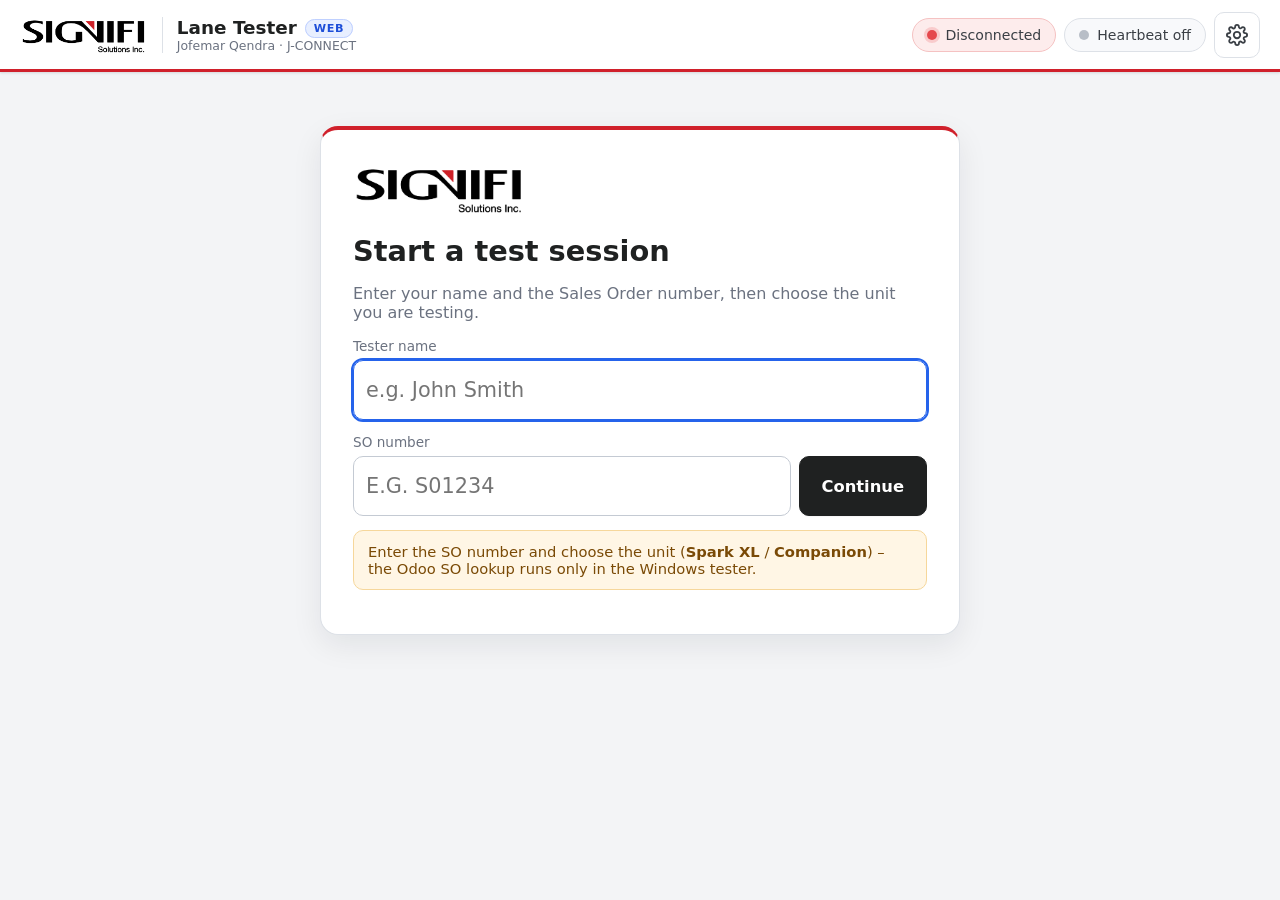
<file: app/index.html>
<!doctype html>
<html lang="en">
<head>
  <meta charset="utf-8">
  <meta name="viewport" content="width=device-width, initial-scale=1, user-scalable=no">
  <title>Signifi Lane Tester</title>
  <link rel="icon" href="../icons/icon-192.png">
  <link rel="manifest" href="../manifest.webmanifest">
  <meta name="theme-color" content="#1f2121">
  <link rel="stylesheet" href="css/app.css?v=202611232116">
</head>
<body>
  <!-- ============================================================ HEADER -->
  <header class="topbar">
    <div class="brand">
      <img src="img/signifi-logo.png" alt="Signifi Solutions Inc." class="brand-logo">
      <div class="brand-text">
        <div class="brand-title">Lane Tester</div>
        <div class="brand-sub">Jofemar Qendra · J-CONNECT</div>
      </div>
    </div>

    <div class="session-chips" id="sessionChips" hidden>
      <div class="chip"><span>SO</span><b id="chipSO">-</b></div>
      <div class="chip chip-unit"><span>Unit</span><b id="chipUnit">-</b></div>
      <div class="chip"><span>Tester</span><b id="chipTester">-</b></div>
      <button class="btn btn-ghost btn-sm" id="btnChangeSession">Change</button>
    </div>

    <div class="status-area">
      <div class="pill" id="pillSim" hidden>SIMULATOR</div>
      <div class="pill" id="pillConn"><i class="dot"></i><span>Disconnected</span></div>
      <div class="pill" id="pillHb" title="JSD heartbeat"><i class="dot"></i><span>Heartbeat off</span></div>
      <button class="icon-btn" id="btnAdmin" title="Admin">
        <svg viewBox="0 0 24 24"><path d="M12 15.5a3.5 3.5 0 1 0 0-7 3.5 3.5 0 0 0 0 7Z" fill="none" stroke="currentColor" stroke-width="2"/><path d="M19.4 15a1.7 1.7 0 0 0 .3 1.8l.1.1a2 2 0 1 1-2.8 2.8l-.1-.1a1.7 1.7 0 0 0-1.8-.3 1.7 1.7 0 0 0-1 1.5V21a2 2 0 1 1-4 0v-.1a1.7 1.7 0 0 0-1.1-1.5 1.7 1.7 0 0 0-1.8.3l-.1.1a2 2 0 1 1-2.8-2.8l.1-.1a1.7 1.7 0 0 0 .3-1.8 1.7 1.7 0 0 0-1.5-1H3a2 2 0 1 1 0-4h.1a1.7 1.7 0 0 0 1.5-1.1 1.7 1.7 0 0 0-.3-1.8l-.1-.1a2 2 0 1 1 2.8-2.8l.1.1a1.7 1.7 0 0 0 1.8.3H9a1.7 1.7 0 0 0 1-1.5V3a2 2 0 1 1 4 0v.1a1.7 1.7 0 0 0 1 1.5 1.7 1.7 0 0 0 1.8-.3l.1-.1a2 2 0 1 1 2.8 2.8l-.1.1a1.7 1.7 0 0 0-.3 1.8V9a1.7 1.7 0 0 0 1.5 1H21a2 2 0 1 1 0 4h-.1a1.7 1.7 0 0 0-1.5 1Z" fill="none" stroke="currentColor" stroke-width="2"/></svg>
      </button>
    </div>
  </header>

  <!-- ============================================================ START SCREEN -->
  <main id="screenStart" class="screen">
    <section class="start-card">
      <img src="img/signifi-logo.png" alt="Signifi Solutions Inc." class="start-logo">
      <h1>Start a test session</h1>
      <p class="muted">Enter your name and the Sales Order number. The unit to test is pulled from Odoo.</p>

      <label class="field">
        <span>Tester name</span>
        <input id="inTester" type="text" autocomplete="off" placeholder="e.g. John Smith">
      </label>
      <label class="field">
        <span>SO number</span>
        <div class="row-input">
          <input id="inSO" type="text" autocomplete="off" placeholder="e.g. S01234" style="text-transform:uppercase">
          <button class="btn btn-primary btn-lg" id="btnLookup">Look up</button>
        </div>
      </label>

      <div id="soResult" class="so-result" hidden></div>

      <div id="odooWarn" class="notice" hidden>
        Odoo is not configured yet — ask an admin to set it up (gear icon), or pick the unit manually below.
      </div>
    </section>
  </main>

  <!-- ============================================================ DASHBOARD -->
  <main id="screenTest" class="screen dash" hidden>
    <!-- left column -->
    <aside class="side">
      <section class="card">
        <h3>Serial connection</h3>
        <div id="serialUnsupported" class="notice notice-err" hidden>
          This window can't access COM ports. Open the tester in Google Chrome or Microsoft Edge (<code>start-kiosk.bat</code> or <code>http://localhost:8080</code>).
        </div>
        <label class="field sm">
          <span>COM port</span>
          <div class="row-input">
            <select id="selPort"><option value="">— none granted —</option></select>
            <button class="btn btn-sm" id="btnRefreshPorts" title="Refresh the COM port list">↻</button>
            <button class="btn btn-sm" id="btnAddPort" title="Pick a port with the browser's Web Serial picker (fallback)">+ Port</button>
          </div>
        </label>
        <a href="#" class="help-link" id="lnkPortHelp">COM port not in the list?</a>
        <div class="grid2">
          <label class="field sm"><span>Baud rate</span>
            <select id="selBaud"></select>
          </label>
          <label class="field sm"><span>Line ending</span>
            <select id="selEol">
              <option value="none">None</option>
              <option value="cr">CR (\r)</option>
              <option value="lf">LF (\n)</option>
              <option value="crlf">CR+LF (\r\n)</option>
            </select>
          </label>
        </div>
        <details class="adv">
          <summary>Advanced (data / parity / stop)</summary>
          <div class="grid3">
            <label class="field sm"><span>Data bits</span><select id="selData"><option>8</option><option>7</option></select></label>
            <label class="field sm"><span>Parity</span><select id="selParity"><option value="none">None</option><option value="even">Even</option><option value="odd">Odd</option></select></label>
            <label class="field sm"><span>Stop bits</span><select id="selStop"><option>1</option><option>2</option></select></label>
          </div>
        </details>
        <button class="btn btn-primary btn-block" id="btnConnect">Connect</button>
        <label class="toggle"><input type="checkbox" id="chkHb" checked><span>Send heartbeat to JSD (Op 100)</span></label>
        <p class="hint">J-CONNECT: 9600 baud, 8N1, line ending None.</p>
      </section>

      <section class="card">
        <h3>Machine</h3>
        <dl class="kv" id="machineInfo">
          <dt>Model</dt><dd id="miModel">–</dd>
          <dt>JSD</dt><dd id="miJsd">–</dd>
          <dt>Door</dt><dd id="miDoor">–</dd>
          <dt>Status</dt><dd id="miAvail">–</dd>
          <dt>Elevator</dt><dd id="miQ">–</dd>
          <dt>Temp.</dt><dd id="miTemp">–</dd>
          <dt>Faults</dt><dd id="miFaults">–</dd>
        </dl>
      </section>

      <section class="card">
        <div class="card-head"><h3>Sensors</h3><button class="btn btn-sm" id="btnSensors" title="Read status, faults and tray sensors (Op 100 / 115 / 117)">&#8635; Read</button></div>
        <div id="sensorPanel" class="sensors"></div>
        <p class="hint leds-legend"><span><i class="led on"></i>OK / active</span><span><i class="led warn"></i>Attention</span><span><i class="led bad"></i>Fault</span><span><i class="led off"></i>Off</span><span><i class="led unk"></i>Unknown</span></p>
      </section>

      <section class="card">
        <h3>Manual control</h3>
        <div class="grid2">
          <button class="btn" data-act="status">Machine status</button>
          <button class="btn" data-act="toHatch">Elevator → hatch</button>
          <button class="btn" data-act="closeHatch">Close hatch</button>
          <button class="btn" data-act="light">Light on/off</button>
          <button class="btn" data-act="soldout">Reset sold-out</button>
          <button class="btn" data-act="faults">Reset faults</button>
        </div>
        <details class="adv">
          <summary>Send J-CONNECT command</summary>
          <div class="row-input">
            <input id="inOp" type="number" class="w-op" placeholder="Op" value="100">
            <input id="inOpData" type="text" placeholder="data e.g. 0">
            <button class="btn btn-sm" id="btnRaw">Send</button>
          </div>
        </details>
      </section>
    </aside>

    <!-- main column -->
    <section class="main">
      <div class="toolbar">
        <button class="btn btn-lg" id="btnScan">
          <svg viewBox="0 0 24 24"><path d="M3 7V4h3M21 7V4h-3M3 17v3h3M21 17v3h-3M7 12h10" fill="none" stroke="currentColor" stroke-width="2"/></svg>
          Scan lanes</button>
        <button class="btn btn-lg btn-primary" id="btnTestAll">
          <svg viewBox="0 0 24 24"><path d="M7 4l12 8-12 8z" fill="currentColor"/></svg>
          Test all lanes</button>
        <button class="btn btn-lg" id="btnRetest" disabled>Retest failed</button>
        <div class="seg" id="segMode" role="radiogroup" title="Full cycle waits for the machine sensors (product drop, hatch, home). Basic passes the lane once its motor runs.">
          <button type="button" data-mode="full" class="on">Full cycle</button>
          <button type="button" data-mode="basic">Basic</button>
        </div>
        <label class="cycles" title="Run the test this many times in a row">Cycles <input type="number" id="inCycles" min="1" max="999" value="1"></label>
        <button class="btn btn-lg btn-danger" id="btnStop" hidden>
          <svg viewBox="0 0 24 24"><rect x="6" y="6" width="12" height="12" fill="currentColor"/></svg>
          Stop</button>
        <div class="spacer"></div>
        <button class="btn btn-lg" id="btnReset">Reset</button>
        <button class="btn btn-lg btn-success" id="btnFinish">Finish &amp; save</button>
      </div>

      <div class="stats">
        <div class="stat"><span>Lanes</span><b id="stTotal">0</b></div>
        <div class="stat pass"><span>Pass</span><b id="stPass">0</b></div>
        <div class="stat fail"><span>Fail</span><b id="stFail">0</b></div>
        <div class="stat"><span>Untested</span><b id="stLeft">0</b></div>
        <div class="progress"><div id="progBar"></div><span id="progTxt">Ready</span></div>
      </div>

      <ol class="stepper" id="stepper">
        <li data-step="move">Elevator → lane</li>
        <li data-step="motor">Run lane</li>
        <li data-step="hatchPos">Elevator → hatch</li>
        <li data-step="hatch">Hatch open / close</li>
        <li data-step="home">Home</li>
      </ol>
      <div class="step-detail" id="stepDetail"></div>

      <div class="prompt-bar" id="promptBar" hidden>
        <svg viewBox="0 0 24 24"><path d="M12 2 1 21h22L12 2Zm0 6v6m0 3v.5" fill="none" stroke="currentColor" stroke-width="2"/></svg>
        <span id="promptText"></span>
      </div>

      <div class="grid-wrap">
        <div class="grid-head">
          <h3>Lane layout <small class="muted" id="layoutInfo"></small></h3>
          <div class="legend">
            <span><i class="lg untested"></i>Untested</span>
            <span><i class="lg testing"></i>Testing</span>
            <span><i class="lg pass"></i>Pass</span>
            <span><i class="lg fail"></i>Fail</span>
          </div>
        </div>
        <div id="laneGrid" class="lane-grid"></div>
        <p class="hint">Tap a lane to test it on its own. Lanes come from the machine (Scan lanes, Op 101). ● = product loaded.</p>
      </div>

      <div class="periph-wrap">
        <div class="grid-head">
          <h3>Peripherals <small class="muted" id="periphInfo"></small></h3>
          <button class="btn btn-sm" id="btnPeriph">&#8635; Check devices</button>
        </div>
        <div id="periphNote"></div>
        <table class="periph" id="periphTable"><tbody><tr><td class="muted">Press <b>Check devices</b> to compare the SO options with the devices connected to this PC.</td></tr></tbody></table>
      </div>

      <details class="log-wrap" id="logWrap">
        <summary>Communication log <span class="muted" id="logCount"></span></summary>
        <div class="log-tools">
          <label class="toggle sm"><input type="checkbox" id="chkLogHb"><span>Show heartbeat</span></label>
          <label class="toggle sm"><input type="checkbox" id="chkLogRaw"><span>Raw bytes</span></label>
          <button class="btn btn-sm" id="btnLogClear">Clear</button>
        </div>
        <pre id="log" class="log"></pre>
      </details>
    </section>
  </main>

  <!-- ============================================================ MODALS -->
  <div class="modal" id="modalAdmin" hidden>
    <div class="modal-box wide">
      <div class="modal-head">
        <h2>Admin</h2>
        <button class="icon-btn" data-close>✕</button>
      </div>
      <div id="adminLogin" class="admin-login">
        <p>Enter admin PIN</p>
        <input id="inPin" type="password" inputmode="numeric" autocomplete="off" class="pin">
        <div class="keypad" id="keypad"></div>
        <button class="btn btn-primary btn-lg" id="btnPin">Unlock</button>
      </div>
      <div id="adminBody" hidden>
        <nav class="tabs" id="adminTabs">
          <button data-tab="odoo" class="active">Odoo</button>
          <button data-tab="products">Products &amp; layout</button>
          <button data-tab="machine">Machine &amp; J-CONNECT</button>
          <button data-tab="timing">Timing</button>
          <button data-tab="security">Security</button>
          <button data-tab="history">History</button>
        </nav>
        <div class="tab-body" id="adminTabBody"></div>
        <div class="modal-foot">
          <span class="muted" id="adminMsg"></span>
          <button class="btn" data-close>Close</button>
          <button class="btn btn-primary" id="btnAdminSave">Save settings</button>
        </div>
      </div>
    </div>
  </div>

  <div class="modal" id="modalSummary" hidden>
    <div class="modal-box">
      <div class="modal-head"><h2 id="sumTitle">Test summary</h2><button class="icon-btn" data-close>✕</button></div>
      <div id="sumBody"></div>
      <div class="modal-foot">
        <label class="toggle"><input type="checkbox" id="chkPostOdoo" checked><span>Post result to SO in Odoo</span></label>
        <div class="spacer"></div>
        <button class="btn" id="btnCsv">Download CSV</button>
        <button class="btn" id="btnPrint">Print</button>
        <button class="btn btn-success" id="btnSave">Save &amp; new session</button>
      </div>
    </div>
  </div>

  <div class="modal" id="modalCam" hidden>
    <div class="modal-box">
      <div class="modal-head"><h2 id="camTitle">Camera</h2><button class="icon-btn" id="btnCamClose">✕</button></div>
      <div class="cam-bar"><select id="selCam"></select><span class="muted" id="camInfo"></span></div>
      <div class="cam-view"><video id="camVideo" autoplay playsinline muted></video><div class="cam-msg" id="camMsg"></div></div>
    </div>
  </div>

  <div class="modal" id="modalFaults" hidden>
    <div class="modal-box">
      <div class="modal-head"><h2>Machine status &amp; faults</h2><button class="icon-btn" data-close>✕</button></div>
      <div id="faultBody" class="fault-body"></div>
      <div class="modal-foot">
        <span class="muted" id="faultAt"></span>
        <div class="spacer"></div>
        <button class="btn" id="btnFaultRefresh">&#8635; Refresh</button>
        <button class="btn btn-danger" id="btnFaultReset">Reset faults (active + inactive)</button>
        <button class="btn btn-primary" data-close>Close</button>
      </div>
    </div>
  </div>

  <div class="modal" id="modalPortHelp" hidden>
    <div class="modal-box">
      <div class="modal-head"><h2>COM port not showing?</h2><button class="icon-btn" data-close>✕</button></div>
      <div class="help-body">
        <div id="phBrowser" class="notice" hidden>
          This browser can't show its own port picker – that's fine: use the COM ports in the dropdown, which come straight from Windows through the tester server.
        </div>
        <ol class="help-steps">
          <li><b>The dropdown lists the COM ports Windows sees</b> (e.g. <i>COM49 – USB Serial Port (FTDI)</i>). Press <b>↻</b> after plugging in the adapter, pick the port and press <b>Connect</b>.</li>
          <li><b>Plug in the FTDI adapter</b> and check Device Manager → <b>Ports (COM &amp; LPT)</b> shows <i>USB Serial Port (COMx)</i>. Greyed-out entries (View → Show hidden devices) are adapters that are <u>not connected</u>.</li>
          <li><b>Only "USB Serial Converter" under Universal Serial Bus controllers, no COM port?</b> Right-click it → Properties → Advanced → tick <b>Load VCP</b> → OK, then unplug and replug the adapter.</li>
          <li><b>Close other programs</b> that use the port: Jofemar <i>Formulario JConnect</i>, <i>DistribuidorRS232</i>, PuTTY, Arduino IDE, the Signifi kiosk app. The port can be open in only one program at a time.</li>
          <li>Still empty? Unplug the adapter, wait 5 s, plug it into a different USB port, then press <b>↻</b> again.</li>
          <li>Port opens but "JSD not responding"? Check the JSD is powered, the RS232 cable goes to the JSD's <b>CON3 (RS232)</b> connector (Jofemar harness 88003118), and the baud rate is <b>9600</b>.</li>
        </ol>
      </div>
      <div class="modal-foot"><div class="spacer"></div><button class="btn btn-primary" data-close>OK</button></div>
    </div>
  </div>

  <div class="modal" id="modalConfirm" hidden>
    <div class="modal-box narrow">
      <div class="modal-head"><h2 id="cfTitle">Confirm</h2></div>
      <p id="cfText"></p>
      <div class="modal-foot">
        <div class="spacer"></div>
        <button class="btn" id="cfNo">Cancel</button>
        <button class="btn btn-primary" id="cfYes">OK</button>
      </div>
    </div>
  </div>

  <div id="toasts" class="toasts"></div>
  <div id="printArea" class="print-area"></div>

  <script src="js/defaults.js?v=202611232116"></script>
  <script src="js/webshim.js?v=202611232116"></script>
  <script src="js/jconnect.js?v=202611232116"></script>
  <script src="js/machine.js?v=202611232116"></script>
  <script src="js/app.js?v=202611232116"></script>
</body>
</html>
</file>
<file: app/css/app.css>
/* Signifi Lane Tester – light theme */
:root {
  --bg: #f3f4f6;
  --panel: #ffffff;
  --panel2: #f8f9fb;
  --line: #dde1e7;
  --line-strong: #c4cad3;
  --text: #1f2328;
  --muted: #6b7280;
  --brand: #d0202b;          /* Signifi red (logo) */
  --brand-dark: #a8161f;
  --ink: #1f2121;            /* Signifi charcoal (logo) */
  --ink-2: #3a3f45;
  --focus: #2563eb;
  --pass: #15803d;
  --pass-bg: #e8f7ee;
  --pass-line: #34a853;
  --fail: #c81e1e;
  --fail-bg: #fdecec;
  --fail-line: #e5484d;
  --warn: #b45309;
  --warn-bg: #fff6e5;
  --warn-line: #f59e0b;
  --radius: 12px;
  --tap: 52px;
  --shadow: 0 1px 2px rgba(16, 24, 40, .06), 0 1px 3px rgba(16, 24, 40, .08);
  font-family: "Segoe UI", system-ui, -apple-system, Roboto, sans-serif;
  color-scheme: light;
}
* { box-sizing: border-box; }
html, body { margin: 0; height: 100%; background: var(--bg); color: var(--text); }
body { display: flex; flex-direction: column; overflow: hidden; -webkit-user-select: none; user-select: none; -webkit-tap-highlight-color: transparent; }
input, select, textarea { user-select: text; -webkit-user-select: text; }
[hidden] { display: none !important; }
h1, h2, h3 { margin: 0 0 .5rem; font-weight: 600; color: var(--ink); }
h3 { font-size: .85rem; color: var(--muted); text-transform: uppercase; letter-spacing: .08em; }
.muted { color: var(--muted); font-weight: 400; }
svg { width: 20px; height: 20px; flex: none; }
code { background: #eef0f3; padding: 1px 5px; border-radius: 4px; font-size: .9em; }
a { color: var(--focus); }

/* ------------------------------------------------ topbar */
.topbar { display: flex; align-items: center; gap: 16px; padding: 10px 20px; background: var(--panel); border-bottom: 3px solid var(--brand); min-height: 72px; flex-wrap: wrap; box-shadow: var(--shadow); position: relative; z-index: 2; }
.brand { display: flex; align-items: center; gap: 14px; }
.brand-logo { height: 40px; width: auto; display: block; }
.brand-text { border-left: 1px solid var(--line); padding-left: 14px; }
.brand-title { font-weight: 700; font-size: 1.15rem; color: var(--ink); }
.brand-sub { font-size: .78rem; color: var(--muted); }
.session-chips { display: flex; gap: 8px; align-items: center; margin-left: 12px; flex-wrap: wrap; }
.chip { display: flex; flex-direction: column; padding: 4px 12px; background: var(--panel2); border: 1px solid var(--line); border-radius: 8px; line-height: 1.15; }
.chip span { font-size: .68rem; color: var(--muted); text-transform: uppercase; letter-spacing: .04em; }
.chip b { font-size: .95rem; color: var(--ink); }
.chip-unit { border-color: var(--brand); background: #fff5f5; }
.status-area { margin-left: auto; display: flex; align-items: center; gap: 8px; }
.pill { display: flex; align-items: center; gap: 8px; padding: 8px 14px; border-radius: 999px; background: var(--panel2); border: 1px solid var(--line); font-size: .88rem; white-space: nowrap; color: var(--ink-2); }
.pill .dot { width: 10px; height: 10px; border-radius: 50%; background: #b8bec7; }
.pill.ok { background: var(--pass-bg); border-color: #b7e2c5; }
.pill.ok .dot { background: var(--pass-line); box-shadow: 0 0 0 3px rgba(52, 168, 83, .18); }
.pill.warn { background: var(--warn-bg); border-color: #f6d79b; }
.pill.warn .dot { background: var(--warn-line); box-shadow: 0 0 0 3px rgba(245, 158, 11, .2); }
.pill.bad { background: var(--fail-bg); border-color: #f5c2c2; }
.pill.bad .dot { background: var(--fail-line); box-shadow: 0 0 0 3px rgba(229, 72, 77, .2); }
.pill.beat .dot { animation: beat .35s ease-out; }
@keyframes beat { 0% { transform: scale(1.7); } 100% { transform: scale(1); } }
#pillSim { background: var(--warn-bg); border-color: var(--warn-line); color: var(--warn); font-weight: 700; letter-spacing: .05em; }
.icon-btn { width: 46px; height: 46px; border-radius: 10px; border: 1px solid var(--line); background: var(--panel); color: var(--ink-2); display: grid; place-items: center; cursor: pointer; font-size: 1.1rem; }
.icon-btn:hover { background: var(--panel2); }
.icon-btn svg { width: 22px; height: 22px; }

/* ------------------------------------------------ buttons & fields */
.btn { display: inline-flex; align-items: center; justify-content: center; gap: 8px; min-height: 44px; padding: 0 16px; border-radius: 10px; border: 1px solid var(--line-strong); background: var(--panel); color: var(--ink); font: inherit; font-weight: 600; cursor: pointer; transition: background .15s, transform .05s, box-shadow .15s; box-shadow: 0 1px 1px rgba(16, 24, 40, .04); }
.btn:hover:not(:disabled) { background: #f1f3f6; }
.btn:active:not(:disabled) { transform: scale(.97); }
.btn:disabled { opacity: .45; cursor: not-allowed; }
.btn-sm { min-height: 36px; padding: 0 12px; font-size: .85rem; }
.btn-lg { min-height: var(--tap); padding: 0 22px; font-size: 1.02rem; }
.btn-block { width: 100%; }
.btn-primary { background: var(--ink); border-color: var(--ink); color: #fff; }
.btn-primary:hover:not(:disabled) { background: var(--ink-2); }
.btn-success { background: var(--pass); border-color: var(--pass); color: #fff; }
.btn-success:hover:not(:disabled) { background: #116a33; }
.btn-danger { background: var(--brand); border-color: var(--brand); color: #fff; }
.btn-danger:hover:not(:disabled) { background: var(--brand-dark); }
.btn-ghost { background: transparent; box-shadow: none; }
.field { display: flex; flex-direction: column; gap: 6px; margin-bottom: 14px; }
.field > span { font-size: .85rem; color: var(--muted); font-weight: 500; }
.field.sm { margin-bottom: 10px; }
input, select, textarea { font: inherit; color: var(--text); background: #fff; border: 1px solid var(--line-strong); border-radius: 10px; padding: 0 12px; min-height: 44px; width: 100%; }
textarea { padding: 10px 12px; min-height: 90px; font-family: Consolas, monospace; font-size: .85rem; }
input:focus, select:focus, textarea:focus { outline: 2px solid var(--focus); outline-offset: 0; border-color: var(--focus); }
input:disabled, select:disabled { background: #f1f3f6; color: var(--muted); }
.start-card input { min-height: 60px; font-size: 1.3rem; }
.row-input { display: flex; gap: 8px; }
.row-input > input, .row-input > select { flex: 1; min-width: 0; }
.w-auto { width: auto !important; flex: none !important; }
.grid2 { display: grid; grid-template-columns: 1fr 1fr; gap: 8px; }
.grid3 { display: grid; grid-template-columns: 1fr 1fr 1fr; gap: 8px; }
.toggle { display: flex; align-items: center; gap: 10px; margin-top: 12px; cursor: pointer; }
.toggle input { width: 22px; height: 22px; min-height: 0; accent-color: var(--ink); }
.toggle.sm { margin-top: 0; font-size: .85rem; }
.toggle.sm input { width: 18px; height: 18px; }
.spacer { flex: 1; }
.notice { padding: 12px 14px; border-radius: 10px; background: var(--warn-bg); border: 1px solid #f6d79b; color: #7a4a06; margin: 12px 0; font-size: .92rem; }
.notice-err { background: var(--fail-bg); border-color: #f5c2c2; color: #8f1414; }
details.adv { margin: 4px 0 12px; }
details.adv summary { cursor: pointer; color: var(--muted); font-size: .85rem; padding: 6px 0; }

/* ------------------------------------------------ start screen */
.screen { flex: 1; overflow: auto; }
#screenStart { display: grid; place-items: start center; padding: 6vh 16px; }
.start-card { width: min(640px, 100%); background: var(--panel); border: 1px solid var(--line); border-top: 4px solid var(--brand); border-radius: 18px; padding: 32px; box-shadow: 0 10px 30px rgba(16, 24, 40, .08); }
.start-logo { height: 54px; display: block; margin-bottom: 18px; }
.start-card h1 { font-size: 1.8rem; }
.so-result { margin-top: 10px; }
.so-head { display: flex; justify-content: space-between; align-items: baseline; gap: 10px; padding: 12px 0; border-top: 1px solid var(--line); flex-wrap: wrap; }
.so-head b { font-size: 1.2rem; }
.units { display: grid; grid-template-columns: repeat(auto-fit, minmax(200px, 1fr)); gap: 12px; margin-top: 8px; }
.unit-card { text-align: left; padding: 20px; border-radius: 14px; border: 2px solid var(--line); background: var(--panel); color: var(--text); cursor: pointer; font: inherit; box-shadow: var(--shadow); }
.unit-card:hover { border-color: var(--ink-2); }
.unit-card.selected { border-color: var(--brand); background: #fff5f5; box-shadow: 0 0 0 3px rgba(208, 32, 43, .12); }
.unit-card .u-name { font-size: 1.3rem; font-weight: 700; color: var(--ink); }
.unit-card .u-code { color: var(--muted); font-family: Consolas, monospace; margin-top: 2px; font-size: .9rem; word-break: break-all; }
.unit-card .u-qty { margin-top: 8px; font-size: .85rem; color: var(--muted); }
.unit-card .u-desc { margin-top: 6px; font-size: .78rem; color: var(--muted); line-height: 1.35; max-height: 4.1em; overflow: hidden; }
.start-actions { display: flex; justify-content: flex-end; margin-top: 18px; }

/* ------------------------------------------------ dashboard */
.dash { display: grid; grid-template-columns: 330px 1fr; gap: 14px; padding: 14px; overflow: hidden; }
.side { display: flex; flex-direction: column; gap: 14px; overflow: auto; }
.card { background: var(--panel); border: 1px solid var(--line); border-radius: var(--radius); padding: 16px; box-shadow: var(--shadow); }
.main { display: flex; flex-direction: column; gap: 12px; min-width: 0; overflow: auto; }
.toolbar { display: flex; gap: 10px; flex-wrap: wrap; }
.stats { display: flex; gap: 10px; align-items: stretch; flex-wrap: wrap; }
.stat { background: var(--panel); border: 1px solid var(--line); border-radius: var(--radius); padding: 8px 18px; min-width: 100px; box-shadow: var(--shadow); }
.stat span { display: block; font-size: .72rem; color: var(--muted); text-transform: uppercase; letter-spacing: .05em; }
.stat b { font-size: 1.6rem; color: var(--ink); }
.stat.pass b { color: var(--pass); }
.stat.fail b { color: var(--fail); }
.progress { flex: 1; min-width: 220px; position: relative; background: var(--panel); border: 1px solid var(--line); border-radius: var(--radius); overflow: hidden; display: flex; align-items: center; box-shadow: var(--shadow); }
.progress > div { position: absolute; inset: 0 auto 0 0; width: 0; background: linear-gradient(90deg, #e5e7eb, #cfd4db); transition: width .3s; }
.progress > span { position: relative; padding: 0 16px; font-weight: 600; color: var(--ink); }

.stepper { list-style: none; display: flex; gap: 6px; padding: 0; margin: 0; counter-reset: s; }
.stepper li { flex: 1; counter-increment: s; padding: 10px 12px; background: var(--panel); border: 1px solid var(--line); border-radius: 10px; font-size: .85rem; color: var(--muted); position: relative; }
.stepper li::before { content: counter(s); display: inline-grid; place-items: center; width: 22px; height: 22px; border-radius: 50%; background: #eef0f3; color: var(--ink-2); margin-right: 8px; font-weight: 700; }
.stepper li.active { border-color: var(--warn-line); color: var(--ink); background: var(--warn-bg); }
.stepper li.active::before { background: var(--warn-line); color: #fff; }
.stepper li.done { color: var(--ink); }
.stepper li.done::before { background: var(--pass-line); color: #fff; content: "✓"; }
.stepper li.err { border-color: var(--fail-line); background: var(--fail-bg); color: var(--fail); }
.stepper li.err::before { background: var(--fail-line); color: #fff; content: "✕"; }

.grid-wrap { background: var(--panel); border: 1px solid var(--line); border-radius: var(--radius); padding: 16px; box-shadow: var(--shadow); }
.grid-head { display: flex; justify-content: space-between; align-items: center; flex-wrap: wrap; gap: 8px; margin-bottom: 10px; }
.grid-head h3 { margin: 0; }
.legend { display: flex; gap: 14px; font-size: .82rem; color: var(--muted); }
.legend span { display: flex; align-items: center; gap: 6px; }
.lg { width: 14px; height: 14px; border-radius: 4px; display: inline-block; border: 1px solid var(--line-strong); }
.lg.untested { background: #fff; }
.lg.testing { background: var(--warn-line); border-color: var(--warn-line); }
.lg.pass { background: var(--pass-line); border-color: var(--pass-line); }
.lg.fail { background: var(--fail-line); border-color: var(--fail-line); }
.lane-grid { display: flex; flex-direction: column; gap: 8px; }
.lane-row { display: flex; gap: 8px; align-items: stretch; }
.row-label { width: 74px; flex: none; display: flex; flex-direction: column; justify-content: center; font-size: .8rem; color: var(--muted); }
.row-label b { color: var(--ink); font-size: 1rem; }
.lane { flex: 1; min-width: 54px; max-width: 120px; min-height: 64px; border-radius: 10px; border: 2px solid var(--line); background: #fff; color: var(--ink); font: inherit; font-weight: 700; font-size: 1.1rem; cursor: pointer; display: flex; flex-direction: column; align-items: center; justify-content: center; gap: 2px; transition: background .2s, border-color .2s; position: relative; box-shadow: 0 1px 1px rgba(16, 24, 40, .04); }
.lane small { font-size: .65rem; font-weight: 500; color: var(--muted); }
.lane:hover:not(:disabled) { border-color: var(--ink-2); }
.lane:disabled { cursor: default; }
.lane.pass { background: #dcf3e4; border-color: var(--pass-line); color: #0f5a28; }
.lane.pass small { color: var(--pass); font-weight: 700; }
.lane.fail { background: #fde2e2; border-color: var(--fail-line); color: #8f1414; }
.lane.fail small { color: var(--fail); font-weight: 700; }
.lane.testing { background: var(--warn-bg); border-color: var(--warn-line); animation: pulse 1s infinite; }
.lane.absent { opacity: .3; border-style: dashed; }
@keyframes pulse { 50% { box-shadow: 0 0 0 4px rgba(245, 158, 11, .3); } }
.hint { margin: 10px 0 0; font-size: .82rem; color: var(--muted); }
.kv { display: grid; grid-template-columns: 78px 1fr; gap: 6px 10px; margin: 0; font-size: .88rem; }
.kv dt { color: var(--muted); }
.kv dd { margin: 0; font-weight: 600; word-break: break-word; color: var(--ink); }
.kv .bad { color: var(--fail); }
.kv .good { color: var(--pass); }
.kv .warn { color: var(--warn); }
.help-link { display: inline-block; font-size: .82rem; color: var(--focus); margin: -4px 0 10px; }
.help-body { overflow: auto; }
.help-steps { padding-left: 22px; line-height: 1.5; }
.help-steps li { margin-bottom: 10px; }
.w-op { width: 80px !important; flex: none !important; }
.step-detail { min-height: 1.2em; font-size: .88rem; color: var(--muted); padding: 0 4px; }
.prompt-bar { display: flex; align-items: center; gap: 12px; padding: 16px 20px; border-radius: var(--radius); background: var(--warn-bg); border: 2px solid var(--warn-line); color: #7a4a06; font-size: 1.25rem; font-weight: 700; animation: pulse 1.2s infinite; }
.prompt-bar svg { width: 30px; height: 30px; color: var(--warn); }
.lane .dot-prod { position: absolute; top: 5px; right: 6px; width: 8px; height: 8px; border-radius: 50%; background: #2563eb; }
.lane.faulty { border-color: var(--warn-line); }
.empty { padding: 40px; text-align: center; color: var(--muted); }

.log-wrap { background: var(--panel); border: 1px solid var(--line); border-radius: var(--radius); padding: 10px 16px; box-shadow: var(--shadow); }
.log-wrap summary { cursor: pointer; font-weight: 600; color: var(--ink); }
.log-tools { display: flex; gap: 16px; align-items: center; margin: 10px 0; }
.log { height: 220px; overflow: auto; background: #fafbfc; border: 1px solid var(--line); border-radius: 8px; padding: 10px; margin: 0; font: 12px/1.45 Consolas, monospace; white-space: pre-wrap; word-break: break-all; user-select: text; color: var(--ink-2); }
.log .tx { color: #1d4ed8; }
.log .rx { color: #15803d; }
.log .err { color: #b91c1c; }
.log .info { color: #374151; }
.log .t { color: #9ca3af; }

/* ------------------------------------------------ modals */
.modal { position: fixed; inset: 0; background: rgba(17, 24, 39, .45); display: grid; place-items: center; z-index: 50; padding: 16px; }
.modal-box { background: var(--panel); border: 1px solid var(--line); border-radius: 16px; width: min(720px, 100%); max-height: 92vh; display: flex; flex-direction: column; padding: 20px 22px; overflow: hidden; box-shadow: 0 20px 50px rgba(16, 24, 40, .25); }
.modal-box.wide { width: min(1100px, 100%); height: 92vh; }
.modal-box.narrow { width: min(440px, 100%); }
.modal-head { display: flex; justify-content: space-between; align-items: center; margin-bottom: 10px; }
.modal-head h2 { margin: 0; }
.modal-foot { display: flex; gap: 10px; align-items: center; padding-top: 14px; border-top: 1px solid var(--line); margin-top: 12px; flex-wrap: wrap; }
.modal-foot .muted { margin-right: auto; }
#sumBody { overflow: auto; }
.admin-login { display: flex; flex-direction: column; align-items: center; gap: 14px; padding: 30px 0; }
.pin { width: 260px; text-align: center; font-size: 2rem; letter-spacing: .4em; min-height: 64px; }
.keypad { display: grid; grid-template-columns: repeat(3, 80px); gap: 10px; }
.keypad button { height: 64px; font-size: 1.4rem; }
#adminBody { display: flex; flex-direction: column; min-height: 0; flex: 1; }
.tabs { display: flex; gap: 4px; border-bottom: 1px solid var(--line); flex-wrap: wrap; }
.tabs button { background: none; border: 0; color: var(--muted); font: inherit; font-weight: 600; padding: 12px 16px; cursor: pointer; border-bottom: 3px solid transparent; }
.tabs button.active { color: var(--ink); border-bottom-color: var(--brand); }
.tab-body { flex: 1; overflow: auto; padding: 16px 2px; }
.tab-body h4 { margin: 18px 0 8px; color: var(--ink); }
.tab-body p.help { color: var(--muted); font-size: .88rem; margin: 0 0 12px; }
.form-grid { display: grid; grid-template-columns: repeat(auto-fit, minmax(240px, 1fr)); gap: 0 16px; }
table.tbl { width: 100%; border-collapse: collapse; font-size: .88rem; }
table.tbl th, table.tbl td { border-bottom: 1px solid var(--line); padding: 6px; text-align: left; vertical-align: middle; }
table.tbl th { color: var(--muted); font-weight: 600; font-size: .75rem; text-transform: uppercase; letter-spacing: .04em; }
table.tbl input, table.tbl select { min-height: 38px; font-size: .85rem; }
table.tbl input.mono { font-family: Consolas, monospace; }
table.tbl select { min-width: 84px; }
.res-pass { color: var(--pass); font-weight: 700; }
.res-fail { color: var(--fail); font-weight: 700; }
.sum-big { display: flex; gap: 12px; margin-bottom: 12px; }
.sum-big .stat { flex: 1; }
.verdict { font-size: 1.6rem; font-weight: 800; padding: 14px; text-align: center; border-radius: 12px; margin-bottom: 12px; }
.verdict.pass { background: var(--pass-bg); color: var(--pass); border: 1px solid #b7e2c5; }
.verdict.fail { background: var(--fail-bg); color: var(--fail); border: 1px solid #f5c2c2; }

/* ------------------------------------------------ toasts */
.toasts { position: fixed; right: 16px; bottom: 16px; display: flex; flex-direction: column; gap: 8px; z-index: 100; }
.toast { background: var(--panel); color: var(--ink); border: 1px solid var(--line); border-left: 4px solid var(--ink-2); padding: 12px 16px; border-radius: 10px; max-width: 420px; box-shadow: 0 10px 30px rgba(16, 24, 40, .18); animation: tin .2s; }
.toast.ok { border-left-color: var(--pass-line); }
.toast.err { border-left-color: var(--fail-line); }
.toast.warn { border-left-color: var(--warn-line); }
@keyframes tin { from { transform: translateY(10px); opacity: 0; } }

/* ------------------------------------------------ responsive / print */
/* kiosk / small screens: keep the connection panel beside the lanes as long as it fits */
@media (max-width: 1100px) {
  .dash { grid-template-columns: 270px 1fr; gap: 10px; padding: 10px; }
  .side .card { padding: 12px; }
  .stepper { flex-wrap: wrap; }
  .lane { min-width: 48px; font-size: 1rem; }
  .row-label { width: 52px; }
}
@media (max-width: 1000px) {
  .brand-text { display: none; }
}
@media (max-width: 700px) {
  .dash { grid-template-columns: 1fr; overflow: auto; }
  .side { overflow: visible; }
}
.print-area { display: none; }
@media print {
  body { background: #fff; color: #000; overflow: visible; display: block; }
  body > *:not(.print-area) { display: none !important; }
  .print-area { display: block; font-family: Arial, sans-serif; }
  .print-area .print-logo { height: 48px; margin-bottom: 10px; }
  .print-area table { border-collapse: collapse; width: 100%; }
  .print-area td, .print-area th { border: 1px solid #999; padding: 4px 6px; font-size: 12px; }
}

/* ---- test mode toggle + cycles ---- */
.seg { display: inline-flex; border: 1px solid var(--line-strong); border-radius: 10px; overflow: hidden; background: var(--panel); height: var(--tap); }
.seg button { border: 0; background: transparent; padding: 0 16px; font: inherit; font-weight: 600; color: var(--muted); cursor: pointer; min-width: 92px; }
.seg button + button { border-left: 1px solid var(--line); }
.seg button.on { background: var(--ink); color: #fff; }
.cycles { display: inline-flex; align-items: center; gap: 8px; font-weight: 600; color: var(--ink-2); padding: 0 4px; }
.cycles input { width: 76px; height: var(--tap); font: inherit; font-size: 1.05rem; text-align: center; border: 1px solid var(--line-strong); border-radius: 10px; background: var(--panel); color: var(--text); }

/* ---- sensor LEDs ---- */
.card-head { display: flex; align-items: center; justify-content: space-between; gap: 8px; margin-bottom: .5rem; }
.card-head h3 { margin: 0; }
.sensors { display: flex; flex-direction: column; gap: 10px; }
.sg h4 { margin: 0 0 4px; font-size: .72rem; font-weight: 600; color: var(--muted); text-transform: uppercase; letter-spacing: .06em; }
.sg-items { display: grid; grid-template-columns: repeat(auto-fill, minmax(128px, 1fr)); gap: 3px 10px; }
.sn { display: flex; align-items: center; gap: 7px; font-size: .8rem; line-height: 1.25; min-width: 0; }
.sn span { overflow: hidden; text-overflow: ellipsis; white-space: nowrap; }
.led { display: inline-block; width: 11px; height: 11px; border-radius: 50%; flex: none; background: #cfd4db; border: 1px solid rgba(0,0,0,.12); }
.led.on { background: #22c55e; box-shadow: 0 0 0 3px rgba(34,197,94,.18), 0 0 6px rgba(34,197,94,.7); }
.led.bad { background: #ef4444; box-shadow: 0 0 0 3px rgba(239,68,68,.18), 0 0 6px rgba(239,68,68,.7); animation: ledblink 1s steps(2) infinite; }
.led.warn { background: #f59e0b; box-shadow: 0 0 0 3px rgba(245,158,11,.2), 0 0 6px rgba(245,158,11,.6); }
.led.off { background: #e5e7eb; }
.led.unk { background: transparent; border: 1px dashed #aab1bb; }
@keyframes ledblink { 50% { opacity: .35; } }
.leds-legend { display: flex; flex-wrap: wrap; gap: 4px 12px; margin-top: 8px; }
.leds-legend span { display: inline-flex; align-items: center; gap: 5px; }

/* ---- peripherals ---- */
.periph-wrap { background: var(--panel); border: 1px solid var(--line); border-radius: var(--radius); padding: 14px 16px; box-shadow: var(--shadow); }
.periph-wrap .grid-head { display: flex; justify-content: space-between; align-items: center; margin-bottom: 8px; }
.periph { width: 100%; border-collapse: collapse; font-size: .9rem; }
.periph th { text-align: left; font-size: .72rem; font-weight: 600; color: var(--muted); text-transform: uppercase; letter-spacing: .05em; padding: 6px 8px; border-bottom: 1px solid var(--line); }
.periph td { padding: 8px; border-bottom: 1px solid var(--line); vertical-align: top; }
.periph td:first-child { width: 22px; padding-top: 12px; }
.periph td:last-child { text-align: right; white-space: nowrap; }
.periph .ps-txt { font-size: .75rem; font-weight: 700; margin-top: 2px; }
.periph .ps-ok .ps-txt { color: var(--pass); }
.periph .ps-missing { background: var(--fail-bg); }
.periph .ps-missing .ps-txt { color: var(--fail); }
.periph .ps-extra .ps-txt { color: var(--warn); }
.periph .ps-na .ps-txt, .periph .ps-unknown .ps-txt { color: var(--muted); }
.notice-ok { background: var(--pass-bg); border-color: #b7e2c5; color: #14532d; }
.cam-bar { display: flex; gap: 10px; align-items: center; margin-bottom: 10px; }
.cam-bar select { flex: 1; height: 40px; border: 1px solid var(--line-strong); border-radius: 8px; padding: 0 8px; font: inherit; background: var(--panel); }
.cam-view { position: relative; background: #111; border-radius: 10px; overflow: hidden; aspect-ratio: 16 / 9; }
.cam-view video { width: 100%; height: 100%; object-fit: contain; display: block; }
.cam-msg { position: absolute; inset: 0; display: grid; place-items: center; color: #fff; text-align: center; padding: 20px; }
.cam-msg:empty { display: none; }

/* machine status / faults window */
.fault-body { max-height: 62vh; overflow: auto; padding: 4px 2px; }
.fault-body h4 { margin: 14px 0 6px; font-size: .95rem; }
.fault-kv { display: grid; grid-template-columns: repeat(auto-fill, minmax(190px, 1fr)); gap: 6px 14px; }
.fault-kv .kv { display: flex; justify-content: space-between; gap: 8px; padding: 6px 10px; border: 1px solid var(--line, #e3e6ea); border-radius: 8px; font-size: .88rem; }
.fault-kv .good { color: var(--pass); } .fault-kv .bad { color: var(--brand); }
.fault-tbl { width: 100%; border-collapse: collapse; font-size: .88rem; }
.fault-tbl th, .fault-tbl td { text-align: left; padding: 6px 8px; border-bottom: 1px solid var(--line, #e3e6ea); }
.fault-tbl th { font-size: .75rem; text-transform: uppercase; letter-spacing: .04em; color: #667085; }
.fault-tbl tr.f-act td { background: var(--fail-bg); }
.fault-tbl td:first-child { width: 22px; }
</file>
